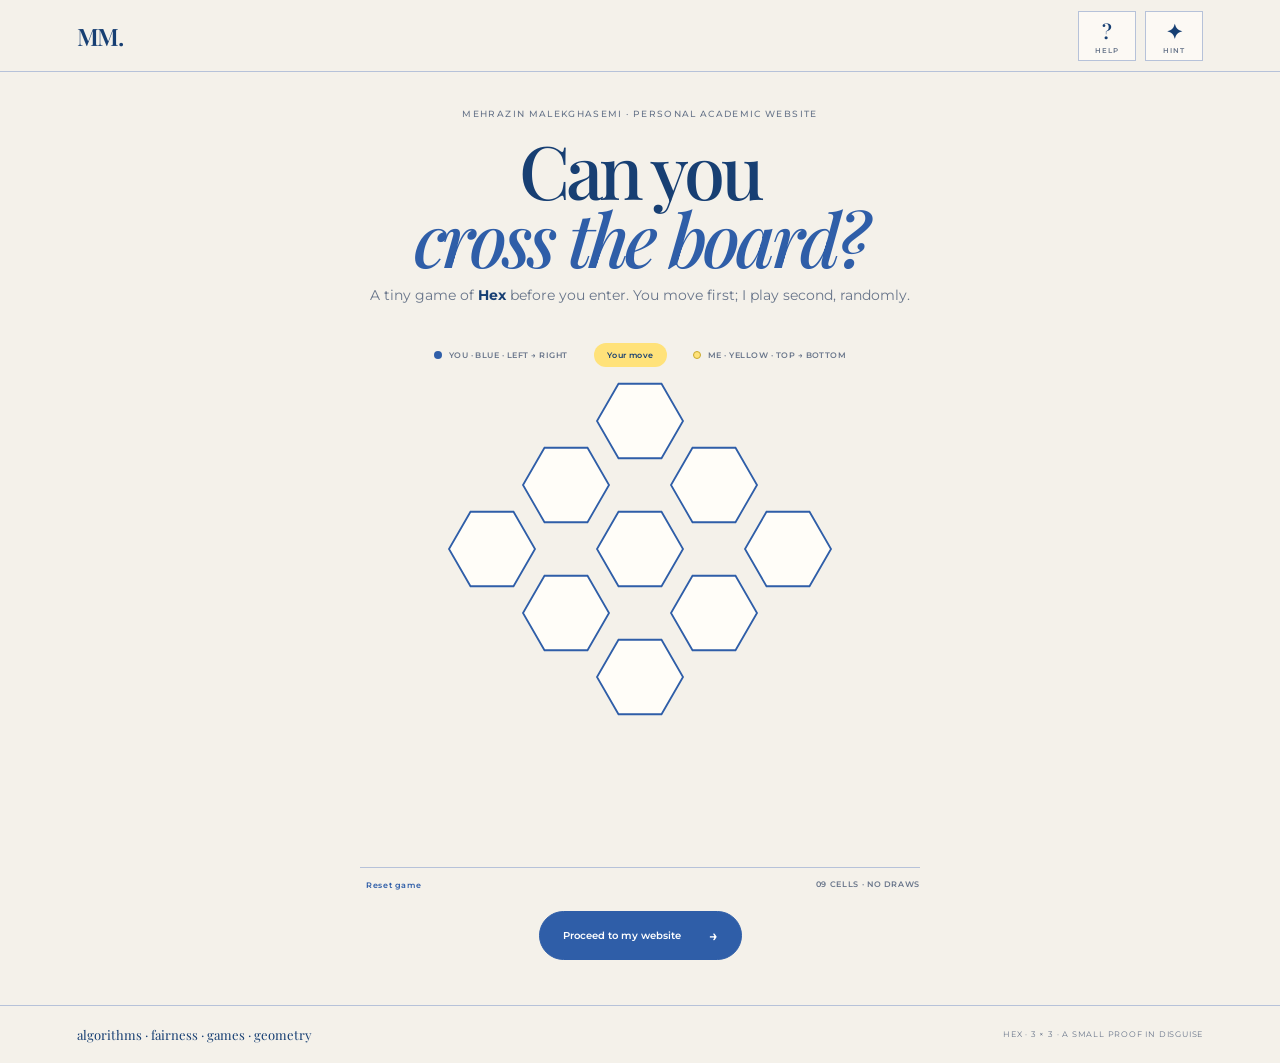
<file: index.html>
<!doctype html>
<html lang="en">
<head>
  <meta charset="utf-8">
  <meta name="viewport" content="width=device-width,initial-scale=1">
  <meta name="description" content="Mehrazin Malekghasemi — interactive academic website and Hex game.">
  <title>Mehrazin Malekghasemi — Hex</title>
  <link rel="preconnect" href="https://fonts.googleapis.com">
  <link rel="preconnect" href="https://fonts.gstatic.com" crossorigin>
  <link href="https://fonts.googleapis.com/css2?family=Montserrat:wght@400;500;600;700;800&family=Playfair+Display:ital,wght@0,500;0,600;1,500&display=swap" rel="stylesheet">
  <link rel="stylesheet" href="hex.css?v=20260912b">
</head>
<body>
  <div class="hex-noise"></div>

  <header class="topbar">
    <div class="topbar-mark">MM.</div>
    <div class="topbar-tools" aria-label="Game information">
      <button class="icon-button" id="help-toggle" type="button" aria-expanded="false" aria-controls="help-panel" title="How to play">
        <span>?</span><small>HELP</small>
      </button>
      <button class="icon-button" id="hint-toggle" type="button" aria-expanded="false" aria-controls="hint-panel" title="Hint">
        <span>✦</span><small>HINT</small>
      </button>
    </div>
  </header>

  <div class="info-panel" id="help-panel" aria-hidden="true">
    <div><span class="mini-label">HOW TO PLAY</span><p>You are <strong>blue</strong>. Click a white hexagon to claim it. Connect the blue sides from left to right before the computer connects yellow from top to bottom.</p></div>
    <button class="panel-close" data-close="help-panel" aria-label="Close help">×</button>
  </div>
  <div class="info-panel" id="hint-panel" aria-hidden="true">
    <div><span class="mini-label">HINT</span><p>Look for a move that creates two possible ways forward. The computer chooses its yellow cells randomly, so every round is different.</p></div>
    <button class="panel-close" data-close="hint-panel" aria-label="Close hint">×</button>
  </div>

  <main class="landing">
    <section class="intro">
      <div class="kicker">MEHRAZIN MALEKGHASEMI · PERSONAL ACADEMIC WEBSITE</div>
      <h1>Can you<br><em>cross the board?</em></h1>
      <p class="lead">A tiny game of <strong>Hex</strong> before you enter. You move first; I play second, randomly.</p>
    </section>

    <section class="game-area" aria-label="Hex game">
      <div class="game-meta">
        <span><i class="dot blue-dot"></i> YOU · BLUE · LEFT → RIGHT</span>
        <div id="status" class="status">Your move</div>
        <span><i class="dot yellow-dot"></i> ME · YELLOW · TOP → BOTTOM</span>
      </div>

      <div class="board-frame">
        <div id="board" class="board" aria-label="3 by 3 Hex board"></div>
      </div>

      <div class="game-controls">
        <button id="reset" class="text-button" type="button">Reset game</button>
        <span id="round">09 CELLS · NO DRAWS</span>
      </div>

      <a class="proceed-button" href="home.html">Proceed to my website <span>→</span></a>

      <section class="math-note" id="math-note" aria-hidden="true">
        <div class="math-kicker">THE MATHEMATICS BEHIND THE GAME</div>
        <p><strong>Why can Hex never draw?</strong> In a finished board, one player must have a connected path between their two opposite sides. This is a consequence of the topological idea behind <strong>Sperner’s lemma</strong>.</p>
        <a href="https://discretemath.imp.fu-berlin.de/DMII-2019-20/Sperner.pdf" target="_blank" rel="noreferrer">Read a reference on the Hex theorem ↗</a>
      </section>

      <div id="win-panel" class="win-panel" aria-live="polite">
        <div class="win-mark">✦</div>
        <div>
          <span class="mini-label">PATH FOUND</span>
          <h2 id="win-title">You made it.</h2>
          <p id="win-copy">Your blue path reached from left to right.</p>
        </div>
      </div>
    </section>
  </main>

  <footer>
    <span>algorithms · fairness · games · geometry</span>
    <span>HEX · 3 × 3 · A SMALL PROOF IN DISGUISE</span>
  </footer>

  <script src="hex.js?v=20260912b"></script>
</body>
</html>
</file>
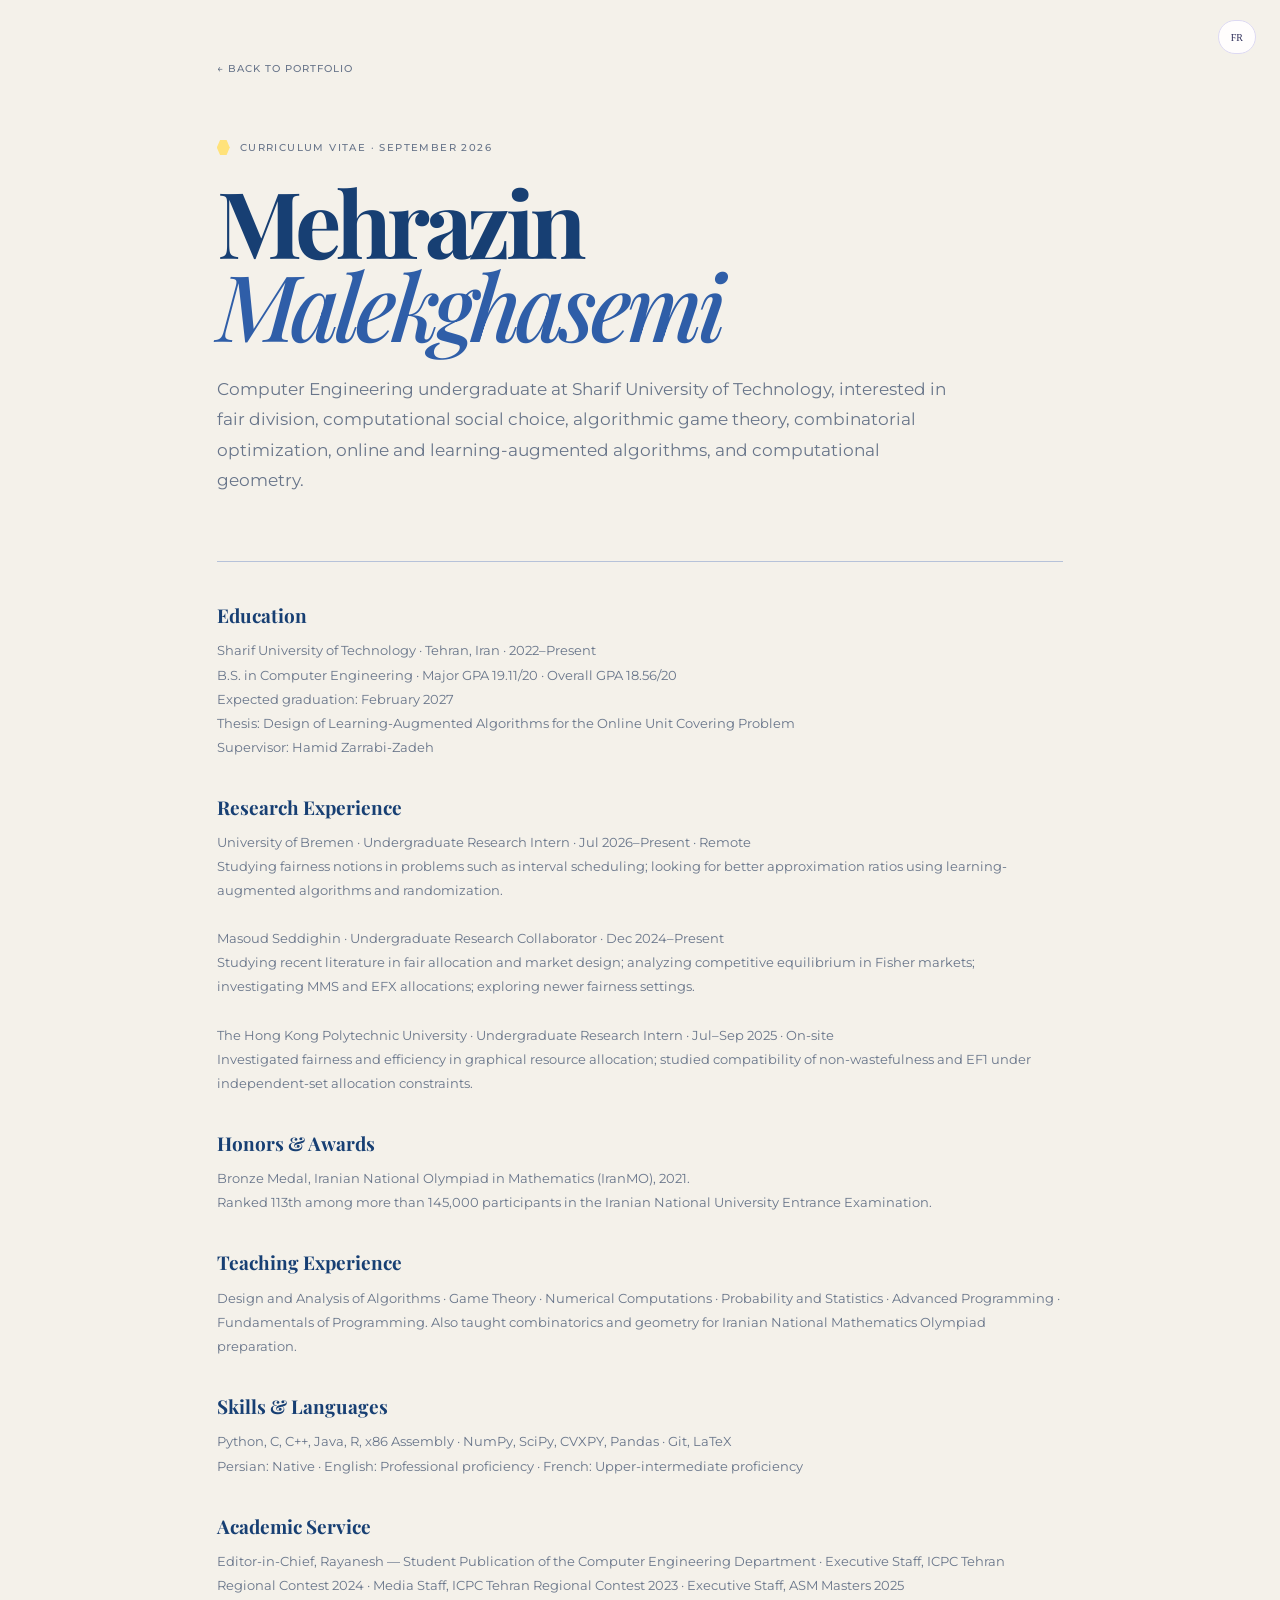
<file: cv.html>
<!doctype html><html lang="en"><head><meta charset="utf-8"><meta name="viewport" content="width=device-width,initial-scale=1"><title>CV — Mehrazin Malekghasemi</title><link rel="stylesheet" href="style.css"></head><body><div class="research-page cv-page"><a class="back" href="index.html" data-en="← Back to portfolio" data-fr="← Retour au portfolio">← Back to portfolio</a><div class="section-label">Curriculum Vitae · September 2026</div><h1>Mehrazin<br><em>Malekghasemi</em></h1><p class="lead" data-en="Computer Engineering undergraduate at Sharif University of Technology, interested in fair division, computational social choice, algorithmic game theory, combinatorial optimization, online and learning-augmented algorithms, and computational geometry." data-fr="Étudiante en génie informatique à l’Université de technologie de Sharif, intéressée par le partage équitable, le choix social computationnel, la théorie algorithmique des jeux, l’optimisation combinatoire, les algorithmes en ligne et augmentés par l’apprentissage, ainsi que la géométrie algorithmique.">Computer Engineering undergraduate at Sharif University of Technology, interested in fair division, computational social choice, algorithmic game theory, combinatorial optimization, online and learning-augmented algorithms, and computational geometry.</p><div class="cv-document"><h2 data-en="Education" data-fr="Formation">Education</h2><p data-en="Sharif University of Technology · Tehran, Iran · 2022–Present<br>B.S. in Computer Engineering · Major GPA 19.11/20 · Overall GPA 18.56/20<br>Expected graduation: February 2027<br>Thesis: Design of Learning-Augmented Algorithms for the Online Unit Covering Problem<br>Supervisor: Hamid Zarrabi-Zadeh" data-fr="Université de technologie de Sharif · Téhéran, Iran · 2022–Présent<br>Licence en génie informatique · Moyenne majeure 19,11/20 · Moyenne générale 18,56/20<br>Diplôme prévu : février 2027<br>Mémoire : Design of Learning-Augmented Algorithms for the Online Unit Covering Problem<br>Directeur : Hamid Zarrabi-Zadeh">Sharif University of Technology · Tehran, Iran · 2022–Present<br>B.S. in Computer Engineering · Major GPA 19.11/20 · Overall GPA 18.56/20<br>Expected graduation: February 2027<br>Thesis: Design of Learning-Augmented Algorithms for the Online Unit Covering Problem<br>Supervisor: Hamid Zarrabi-Zadeh</p><h2 data-en="Research Experience" data-fr="Expérience de recherche">Research Experience</h2><p data-en="University of Bremen · Undergraduate Research Intern · Jul 2026–Present · Remote<br>Studying fairness notions in problems such as interval scheduling; looking for better approximation ratios using learning-augmented algorithms and randomization.<br><br>Masoud Seddighin · Undergraduate Research Collaborator · Dec 2024–Present<br>Studying recent literature in fair allocation and market design; analyzing competitive equilibrium in Fisher markets; investigating MMS and EFX allocations; exploring newer fairness settings.<br><br>The Hong Kong Polytechnic University · Undergraduate Research Intern · Jul–Sep 2025 · On-site<br>Investigated fairness and efficiency in graphical resource allocation; studied compatibility of non-wastefulness and EF1 under independent-set allocation constraints." data-fr="Université de Brême · Stagiaire de recherche · Juil. 2026–Présent · À distance<br>Étude de notions d’équité dans des problèmes tels que l’ordonnancement d’intervalles ; recherche de meilleures garanties d’approximation avec des algorithmes augmentés par l’apprentissage et la randomisation.<br><br>Masoud Seddighin · Collaboratrice de recherche · Déc. 2024–Présent<br>Étude de la littérature récente sur le partage équitable et la conception de marchés ; analyse de l’équilibre compétitif dans les marchés de Fisher ; étude des allocations MMS et EFX ; exploration de nouvelles notions d’équité.<br><br>The Hong Kong Polytechnic University · Stagiaire de recherche · Juil.–Sept. 2025 · Sur place<br>Étude de l’équité et de l’efficacité dans l’allocation graphique de ressources ; compatibilité de la non-gaspillage et d’EF1 sous des contraintes d’allocation par ensembles indépendants.">University of Bremen · Undergraduate Research Intern · Jul 2026–Present · Remote<br>Studying fairness notions in problems such as interval scheduling; looking for better approximation ratios using learning-augmented algorithms and randomization.<br><br>Masoud Seddighin · Undergraduate Research Collaborator · Dec 2024–Present<br>Studying recent literature in fair allocation and market design; analyzing competitive equilibrium in Fisher markets; investigating MMS and EFX allocations; exploring newer fairness settings.<br><br>The Hong Kong Polytechnic University · Undergraduate Research Intern · Jul–Sep 2025 · On-site<br>Investigated fairness and efficiency in graphical resource allocation; studied compatibility of non-wastefulness and EF1 under independent-set allocation constraints.</p><h2 data-en="Honors & Awards" data-fr="Distinctions">Honors & Awards</h2><p data-en="Bronze Medal, Iranian National Olympiad in Mathematics (IranMO), 2021.<br>Ranked 113th among more than 145,000 participants in the Iranian National University Entrance Examination." data-fr="Médaille de bronze, Olympiade nationale iranienne de mathématiques (IranMO), 2021.<br>Classée 113e parmi plus de 145 000 participants à l’examen national d’entrée à l’université en Iran.">Bronze Medal, Iranian National Olympiad in Mathematics (IranMO), 2021.<br>Ranked 113th among more than 145,000 participants in the Iranian National University Entrance Examination.</p><h2 data-en="Teaching Experience" data-fr="Expérience d’enseignement">Teaching Experience</h2><p data-en="Design and Analysis of Algorithms · Game Theory · Numerical Computations · Probability and Statistics · Advanced Programming · Fundamentals of Programming. Also taught combinatorics and geometry for Iranian National Mathematics Olympiad preparation." data-fr="Conception et analyse d’algorithmes · Théorie des jeux · Calcul numérique · Probabilités et statistiques · Programmation avancée · Fondamentaux de la programmation. J’ai également enseigné la combinatoire et la géométrie dans le cadre de la préparation à l’Olympiade nationale iranienne de mathématiques.">Design and Analysis of Algorithms · Game Theory · Numerical Computations · Probability and Statistics · Advanced Programming · Fundamentals of Programming. Also taught combinatorics and geometry for Iranian National Mathematics Olympiad preparation.</p><h2 data-en="Skills & Languages" data-fr="Compétences & langues">Skills & Languages</h2><p data-en="Python, C, C++, Java, R, x86 Assembly · NumPy, SciPy, CVXPY, Pandas · Git, LaTeX<br>Persian: Native · English: Professional proficiency · French: Upper-intermediate proficiency" data-fr="Python, C, C++, Java, R, assembleur x86 · NumPy, SciPy, CVXPY, Pandas · Git, LaTeX<br>Persan : langue maternelle · Anglais : niveau professionnel · Français : niveau intermédiaire supérieur">Python, C, C++, Java, R, x86 Assembly · NumPy, SciPy, CVXPY, Pandas · Git, LaTeX<br>Persian: Native · English: Professional proficiency · French: Upper-intermediate proficiency</p><h2 data-en="Academic Service" data-fr="Engagement académique">Academic Service</h2><p data-en="Editor-in-Chief, Rayanesh — Student Publication of the Computer Engineering Department · Executive Staff, ICPC Tehran Regional Contest 2024 · Media Staff, ICPC Tehran Regional Contest 2023 · Executive Staff, ASM Masters 2025" data-fr="Rédactrice en chef, Rayanesh — publication étudiante du département de génie informatique · Équipe d’organisation, ICPC Tehran Regional Contest 2024 · Équipe média, ICPC Tehran Regional Contest 2023 · Équipe d’organisation, ASM Masters 2025">Editor-in-Chief, Rayanesh — Student Publication of the Computer Engineering Department · Executive Staff, ICPC Tehran Regional Contest 2024 · Media Staff, ICPC Tehran Regional Contest 2023 · Executive Staff, ASM Masters 2025</p></div></div><script src="script.js"></script></body></html>
</file>
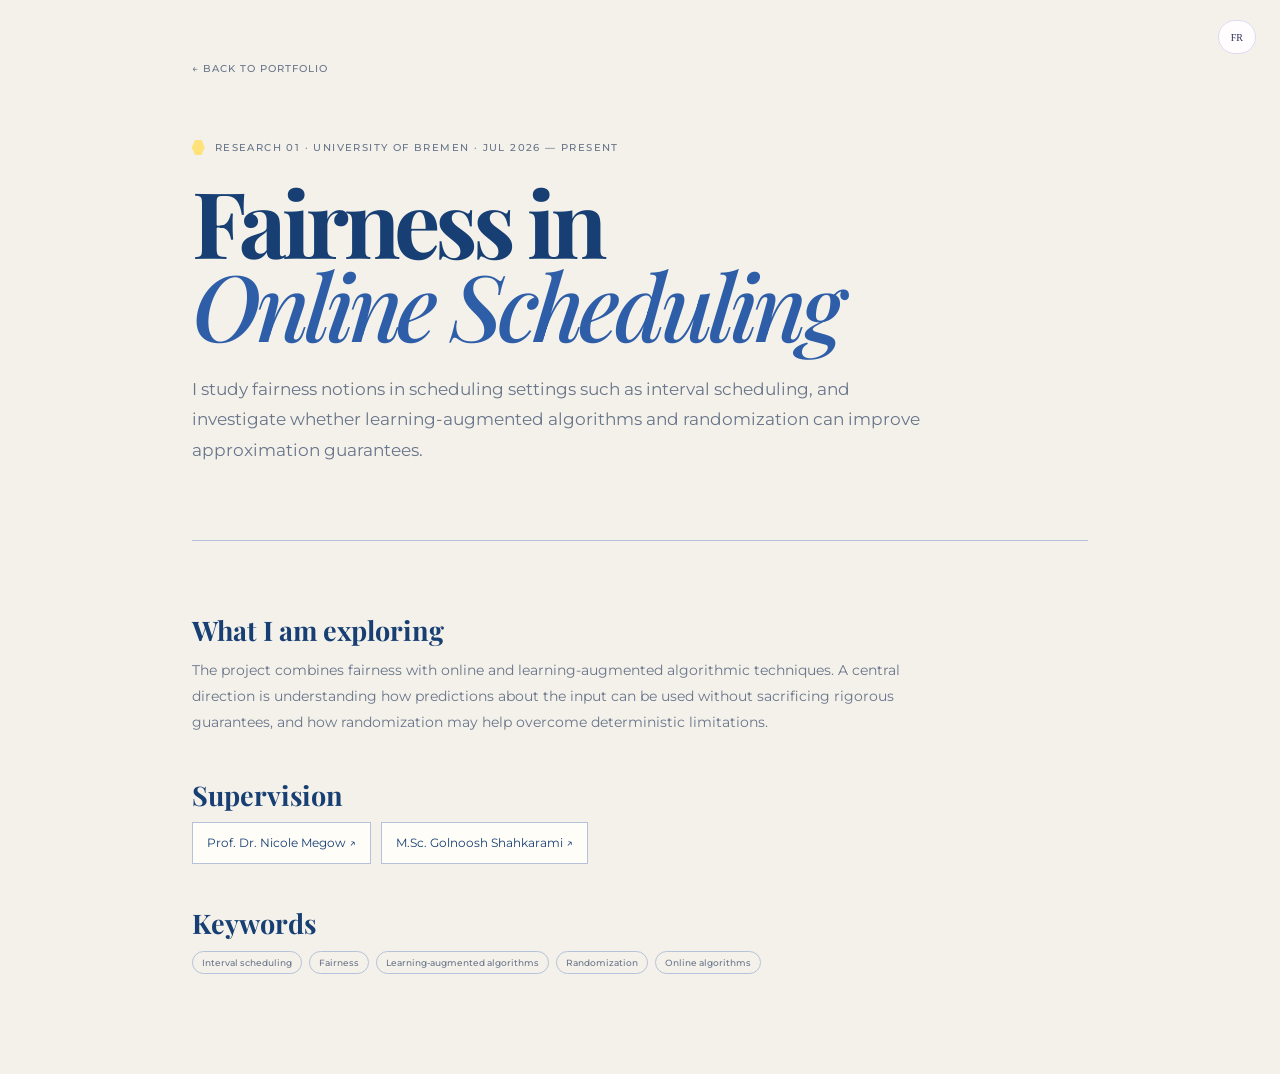
<file: research/bremen.html>
<!doctype html><html lang="en"><head><meta charset="utf-8"><meta name="viewport" content="width=device-width,initial-scale=1"><title>Fairness in Online Scheduling — Mehrazin</title><link rel="stylesheet" href="../style.css"></head><body><div class="research-page"><a class="back" href="../index.html" data-en="← Back to portfolio" data-fr="← Retour au portfolio">← Back to portfolio</a><div class="section-label" data-en="Research 01 · University of Bremen · Jul 2026 — Present" data-fr="Recherche 01 · Université de Brême · Juil. 2026 — Présent">Research 01 · University of Bremen · Jul 2026 — Present</div><h1 data-en="Fairness in<br><em>Online Scheduling</em>" data-fr="Équité dans<br><em>l’ordonnancement en ligne</em>">Fairness in<br><em>Online Scheduling</em></h1><p class="lead" data-en="I study fairness notions in scheduling settings such as interval scheduling, and investigate whether learning-augmented algorithms and randomization can improve approximation guarantees." data-fr="J’étudie des notions d’équité dans des problèmes d’ordonnancement comme l’ordonnancement d’intervalles, et j’examine si les algorithmes augmentés par l’apprentissage et la randomisation peuvent améliorer les garanties d’approximation.">I study fairness notions in scheduling settings such as interval scheduling, and investigate whether learning-augmented algorithms and randomization can improve approximation guarantees.</p><div class="research-detail"><h2 data-en="What I am exploring" data-fr="Ce que j’explore">What I am exploring</h2><p data-en="The project combines fairness with online and learning-augmented algorithmic techniques. A central direction is understanding how predictions about the input can be used without sacrificing rigorous guarantees, and how randomization may help overcome deterministic limitations." data-fr="Le projet combine équité et techniques algorithmiques en ligne et augmentées par l’apprentissage. Une direction centrale consiste à comprendre comment utiliser des prédictions sur l’entrée sans sacrifier des garanties rigoureuses, et comment la randomisation peut dépasser certaines limites déterministes.">The project combines fairness with online and learning-augmented algorithmic techniques. A central direction is understanding how predictions about the input can be used without sacrificing rigorous guarantees, and how randomization may help overcome deterministic limitations.</p><h2 data-en="Supervision" data-fr="Encadrement">Supervision</h2><div class="supervisors"><a href="https://www.uni-bremen.de/en/cslog/nmegow" target="_blank" rel="noreferrer">Prof. Dr. Nicole Megow ↗</a><a href="https://www.uni-bremen.de/en/cslog-1/team/msc-golnoosh-shahkarami" target="_blank" rel="noreferrer">M.Sc. Golnoosh Shahkarami ↗</a></div><h2 data-en="Keywords" data-fr="Mots-clés">Keywords</h2><div class="tags"><span>Interval scheduling</span><span>Fairness</span><span>Learning-augmented algorithms</span><span>Randomization</span><span>Online algorithms</span></div></div></div><script src="../script.js"></script></body></html>
</file>
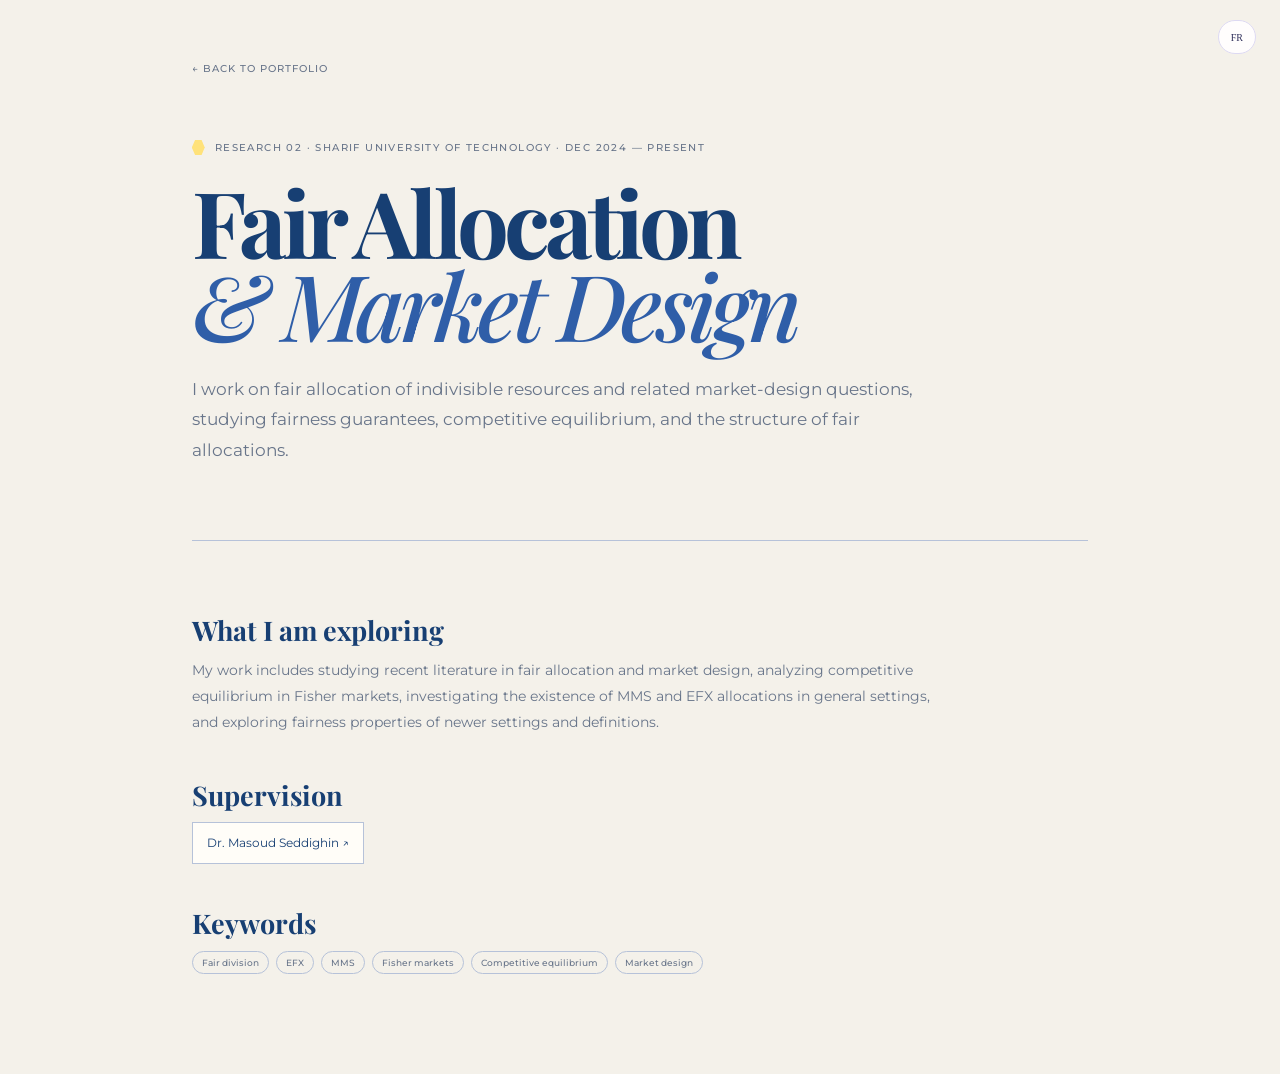
<file: research/fair-division.html>
<!doctype html><html lang="en"><head><meta charset="utf-8"><meta name="viewport" content="width=device-width,initial-scale=1"><title>Fair Allocation & Market Design — Mehrazin</title><link rel="stylesheet" href="../style.css"></head><body><div class="research-page"><a class="back" href="../index.html" data-en="← Back to portfolio" data-fr="← Retour au portfolio">← Back to portfolio</a><div class="section-label" data-en="Research 02 · Sharif University of Technology · Dec 2024 — Present" data-fr="Recherche 02 · Université de technologie de Sharif · Déc. 2024 — Présent">Research 02 · Sharif University of Technology · Dec 2024 — Present</div><h1 data-en="Fair Allocation<br><em>& Market Design</em>" data-fr="Partage équitable<br><em>& conception de marchés</em>">Fair Allocation<br><em>& Market Design</em></h1><p class="lead" data-en="I work on fair allocation of indivisible resources and related market-design questions, studying fairness guarantees, competitive equilibrium, and the structure of fair allocations." data-fr="Je travaille sur le partage équitable de ressources indivisibles et sur des questions connexes de conception de marchés, en étudiant les garanties d’équité, l’équilibre compétitif et la structure des allocations équitables.">I work on fair allocation of indivisible resources and related market-design questions, studying fairness guarantees, competitive equilibrium, and the structure of fair allocations.</p><div class="research-detail"><h2 data-en="What I am exploring" data-fr="Ce que j’explore">What I am exploring</h2><p data-en="My work includes studying recent literature in fair allocation and market design, analyzing competitive equilibrium in Fisher markets, investigating the existence of MMS and EFX allocations in general settings, and exploring fairness properties of newer settings and definitions." data-fr="Mes travaux comprennent l’étude de la littérature récente sur le partage équitable et la conception de marchés, l’analyse de l’équilibre compétitif dans les marchés de Fisher, l’étude de l’existence d’allocations MMS et EFX dans des cadres généraux, ainsi que l’exploration de nouvelles notions d’équité.">My work includes studying recent literature in fair allocation and market design, analyzing competitive equilibrium in Fisher markets, investigating the existence of MMS and EFX allocations in general settings, and exploring fairness properties of newer settings and definitions.</p><h2 data-en="Supervision" data-fr="Encadrement">Supervision</h2><div class="supervisors"><a href="https://sites.google.com/view/masoudseddighin/home" target="_blank" rel="noreferrer">Dr. Masoud Seddighin ↗</a></div><h2 data-en="Keywords" data-fr="Mots-clés">Keywords</h2><div class="tags"><span>Fair division</span><span>EFX</span><span>MMS</span><span>Fisher markets</span><span>Competitive equilibrium</span><span>Market design</span></div></div></div><script src="../script.js"></script></body></html>
</file>
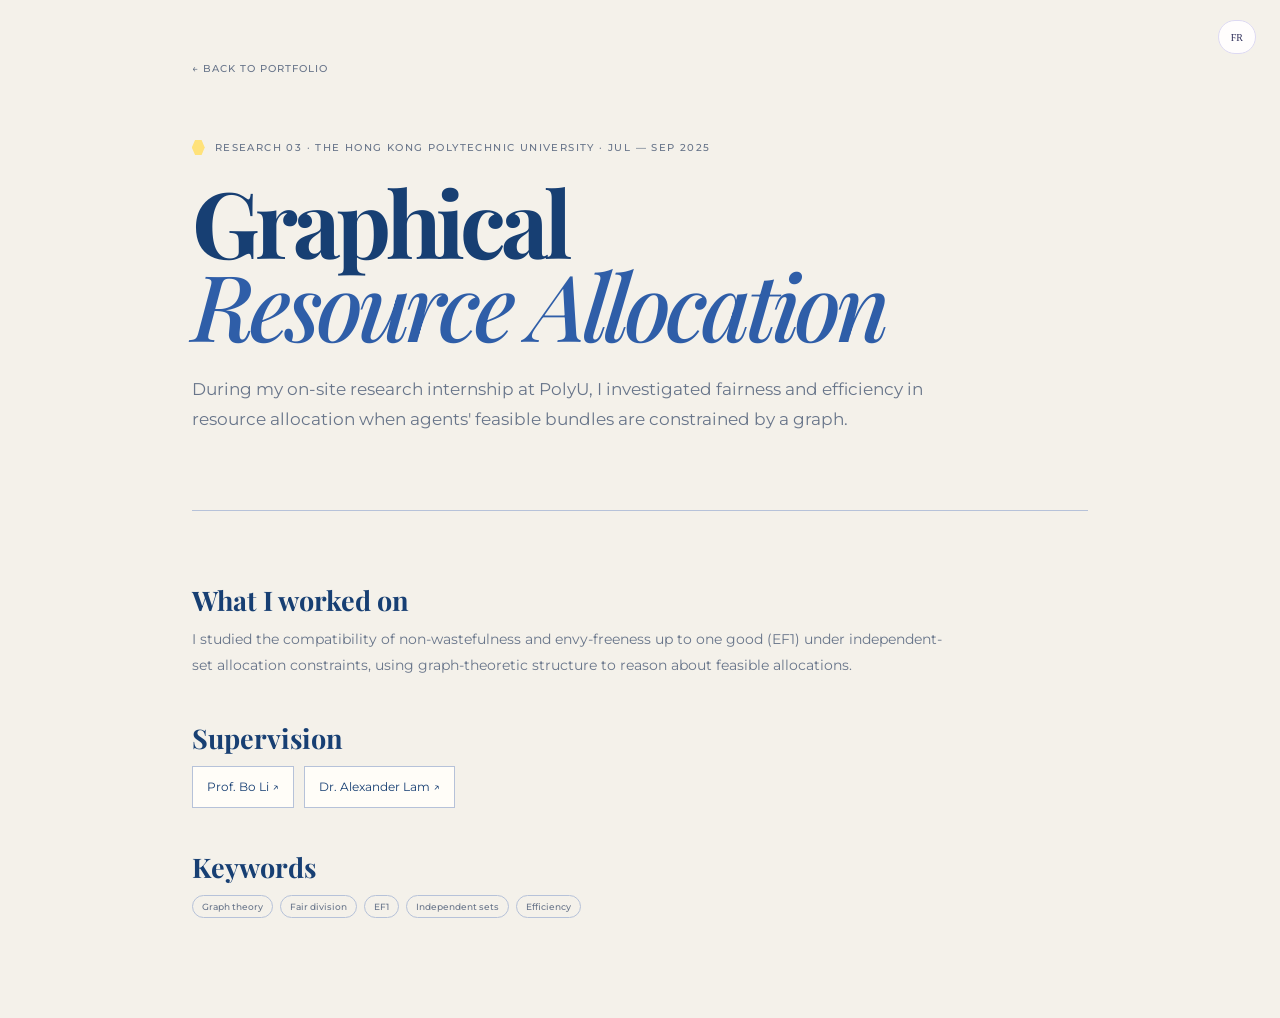
<file: research/polyu.html>
<!doctype html><html lang="en"><head><meta charset="utf-8"><meta name="viewport" content="width=device-width,initial-scale=1"><title>Graphical Resource Allocation — Mehrazin</title><link rel="stylesheet" href="../style.css"></head><body><div class="research-page"><a class="back" href="../index.html" data-en="← Back to portfolio" data-fr="← Retour au portfolio">← Back to portfolio</a><div class="section-label" data-en="Research 03 · The Hong Kong Polytechnic University · Jul — Sep 2025" data-fr="Recherche 03 · The Hong Kong Polytechnic University · Juil. — Sept. 2025">Research 03 · The Hong Kong Polytechnic University · Jul — Sep 2025</div><h1 data-en="Graphical<br><em>Resource Allocation</em>" data-fr="Allocation de ressources<br><em>avec contraintes de graphe</em>">Graphical<br><em>Resource Allocation</em></h1><p class="lead" data-en="During my on-site research internship at PolyU, I investigated fairness and efficiency in resource allocation when agents' feasible bundles are constrained by a graph." data-fr="Lors de mon stage de recherche sur place à PolyU, j’ai étudié l’équité et l’efficacité de l’allocation de ressources lorsque les ensembles réalisables des agents sont contraints par un graphe.">During my on-site research internship at PolyU, I investigated fairness and efficiency in resource allocation when agents' feasible bundles are constrained by a graph.</p><div class="research-detail"><h2 data-en="What I worked on" data-fr="Ce sur quoi j’ai travaillé">What I worked on</h2><p data-en="I studied the compatibility of non-wastefulness and envy-freeness up to one good (EF1) under independent-set allocation constraints, using graph-theoretic structure to reason about feasible allocations." data-fr="J’ai étudié la compatibilité entre la non-gaspillage et l’absence d’envie jusqu’à un bien (EF1) sous des contraintes d’allocation par ensembles indépendants, en utilisant la structure de la théorie des graphes pour raisonner sur les allocations réalisables.">I studied the compatibility of non-wastefulness and envy-freeness up to one good (EF1) under independent-set allocation constraints, using graph-theoretic structure to reason about feasible allocations.</p><h2 data-en="Supervision" data-fr="Encadrement">Supervision</h2><div class="supervisors"><a href="https://www.polyu.edu.hk/comp/people/academic-staff/prof-li-bo/?sc_lang=en" target="_blank" rel="noreferrer">Prof. Bo Li ↗</a><a href="https://www.polyu.edu.hk/comp/people/academic-staff/dr-lam-alexander/?sc_lang=en" target="_blank" rel="noreferrer">Dr. Alexander Lam ↗</a></div><h2 data-en="Keywords" data-fr="Mots-clés">Keywords</h2><div class="tags"><span>Graph theory</span><span>Fair division</span><span>EF1</span><span>Independent sets</span><span>Efficiency</span></div></div></div><script src="../script.js"></script></body></html>
</file>
<file: hex.css>
:root{--bg:#f4f1ea;--ink:#173f73;--muted:#68758a;--line:#b6c2d9;--yellow:#ffe27a;--blue:#2f5ea8;--card:#fffdf8}*{box-sizing:border-box}html,body{margin:0;min-height:100%;background:var(--bg);color:var(--ink)}body{font-family:"Montserrat",Arial,sans-serif;overflow-x:hidden}.hex-noise{position:fixed;inset:0;pointer-events:none;opacity:.025;z-index:5}.topbar{height:72px;padding:0 6vw;display:flex;align-items:center;justify-content:space-between;border-bottom:1px solid var(--line);position:relative;z-index:10}.topbar-mark{font:600 24px "Playfair Display",serif;letter-spacing:-.06em}.topbar-tools{display:flex;gap:9px}.icon-button{width:58px;height:50px;border:1px solid var(--line);background:rgba(255,253,248,.7);color:var(--ink);display:flex;flex-direction:column;align-items:center;justify-content:center;gap:2px;cursor:pointer;transition:.2s}.icon-button span{font:600 20px "Playfair Display",serif}.icon-button small{font:600 7px "Montserrat";letter-spacing:.13em;color:var(--muted)}.icon-button:hover,.icon-button[aria-expanded=true]{background:var(--yellow);border-color:var(--yellow)}.info-panel{position:fixed;top:84px;right:6vw;width:min(390px,calc(100vw - 40px));padding:17px 19px;background:rgba(255,253,248,.98);border:1px solid var(--line);box-shadow:0 15px 45px rgba(23,63,115,.13);z-index:9;display:none;gap:15px}.info-panel.open{display:flex}.info-panel p{margin:7px 0 0;font-size:11px;line-height:1.65;color:var(--muted)}.info-panel strong{color:var(--ink)}.panel-close{margin-left:auto;border:0;background:none;font-size:22px;color:var(--muted);cursor:pointer}.mini-label{font:600 8px "Montserrat";letter-spacing:.14em;text-transform:uppercase;color:var(--muted)}.landing{min-height:calc(100vh - 130px);display:flex;flex-direction:column;align-items:center;padding:4vh 20px 5vh}.intro{text-align:center;max-width:720px}.kicker{font:500 9px "Montserrat";letter-spacing:.15em;text-transform:uppercase;color:var(--muted)}h1{font:500 clamp(48px,6vw,74px)/.92 "Playfair Display",Georgia,serif;letter-spacing:-.055em;margin:17px 0 12px}h1 em{color:var(--blue)}.lead{margin:0 auto;color:var(--muted);font-size:14px;line-height:1.6}.lead strong{color:var(--ink)}.game-area{width:min(760px,100%);margin-top:36px;display:flex;flex-direction:column;align-items:center}.game-meta{display:flex;align-items:center;justify-content:center;gap:26px;color:var(--muted);font:600 8px "Montserrat";letter-spacing:.06em}.game-meta span{display:flex;align-items:center;gap:7px}.dot{width:8px;height:8px;border-radius:50%}.blue-dot{background:var(--blue)}.yellow-dot{background:var(--yellow);border:1px solid #c8a92f}.status{padding:7px 13px;background:var(--yellow);border-radius:999px;color:var(--ink);white-space:nowrap}.board-frame{width:min(650px,96vw);height:500px;display:flex;align-items:center;justify-content:center;position:relative}.board{width:min(600px,94vw);height:430px;margin-top:78px}.hex-svg{display:block;width:100%;height:100%;overflow:visible}.hex-cell{outline:none;cursor:pointer}.hex-tile{fill:var(--card);stroke:var(--blue);stroke-width:1.8;vector-effect:non-scaling-stroke;transition:.16s}.hex-cell:hover:not(.occupied) .hex-tile,.hex-cell:focus-visible:not(.occupied) .hex-tile{fill:#f8f6f0;stroke:var(--ink);filter:drop-shadow(0 3px 4px rgba(23,63,115,.14))}.hex-cell.blue .hex-tile{fill:var(--blue);stroke:var(--ink)}.hex-cell.yellow .hex-tile{fill:var(--yellow);stroke:#b89a27}.hex-cell.winning .hex-tile{stroke-width:3;filter:drop-shadow(0 0 6px rgba(23,63,115,.3))}.hex-cell.blue.winning .hex-tile{fill:var(--ink)}.hex-cell.yellow.winning .hex-tile{fill:#d0ae38}.side-label,.blue-left,.blue-right,.yellow-top,.yellow-bottom{display:none!important}.game-controls{width:min(560px,90vw);display:flex;justify-content:space-between;border-top:1px solid var(--line);padding-top:11px;color:var(--muted);font:600 8px "Montserrat";letter-spacing:.08em}.text-button{border:0;background:none;color:var(--blue);cursor:pointer;font:600 8px "Montserrat";letter-spacing:.08em}.proceed-button{margin-top:20px;display:inline-flex;align-items:center;gap:28px;padding:14px 23px;border:1px solid var(--blue);background:var(--blue);color:white;text-decoration:none;font:600 10px "Montserrat";border-radius:999px;transition:.2s}.proceed-button:hover{background:var(--ink);transform:translateY(-2px)}.proceed-button span{font-size:15px}.math-note{display:none;width:min(650px,92vw);margin-top:22px;padding:18px 21px;border:1px solid var(--line);background:rgba(255,253,248,.75)}.math-note.show{display:block}.math-kicker{font:600 8px "Montserrat";letter-spacing:.14em;color:var(--blue)}.math-note p{margin:8px 0;font-size:11px;line-height:1.7;color:var(--muted)}.math-note a{font-size:10px;color:var(--blue)}.win-panel{display:none;position:absolute;z-index:4;padding:18px 24px;background:rgba(244,241,234,.97);border:1px solid var(--line);align-items:center;gap:14px}.win-panel.show{display:flex}.win-mark{font-size:28px}.win-panel h2{font:500 30px "Playfair Display";margin:3px 0}.win-panel p{font-size:10px;color:var(--muted);margin:0}footer{border-top:1px solid var(--line);min-height:58px;padding:0 6vw;display:flex;align-items:center;justify-content:space-between;color:var(--muted);font:8px "Montserrat";letter-spacing:.1em}footer span:first-child{font-family:"Playfair Display";font-size:13px;color:var(--ink);letter-spacing:0}@media(max-width:650px){.topbar{padding:0 20px}.landing{padding:32px 12px 42px}.game-meta{gap:9px;font-size:7px}.game-meta span{max-width:125px;text-align:center}.board-frame{height:410px}.board{height:350px;margin-top:58px}.game-controls{width:94vw}.info-panel{right:20px}.lead{font-size:13px}footer{padding:12px 20px;flex-direction:column;gap:7px;justify-content:center}}
</file>
<file: style.css>
@import url('https://fonts.googleapis.com/css2?family=Montserrat:wght@400;500;600;700;800&family=Playfair+Display:ital,wght@0,500;0,600;1,500&display=swap');:root{--bg:#f4f1ea;--card:#fffdf8;--ink:#173f73;--blue:#2f5ea8;--muted:#68758a;--line:#b6c2d9;--yellow:#ffe27a;--shadow:0 18px 50px rgba(23,63,115,.10)}*{box-sizing:border-box}html{scroll-behavior:smooth}body{margin:0;background:var(--bg);color:var(--ink);font-family:"Montserrat",Arial,sans-serif;line-height:1.5}a{color:inherit}button{font:inherit}.noise{position:fixed;inset:0;pointer-events:none;z-index:100;opacity:.018;background-image:url("data:image/svg+xml,%3Csvg xmlns='http://www.w3.org/2000/svg' width='120' height='120'%3E%3Cfilter id='n'%3E%3CfeTurbulence type='fractalNoise' baseFrequency='.75' numOctaves='2' stitchTiles='stitch'/%3E%3C/filter%3E%3Crect width='100%25' height='100%25' filter='url(%23n)'/%3E%3C/svg%3E")}.section-label{display:flex;align-items:center;gap:10px;color:var(--muted);font:500 10px/1 "Montserrat",sans-serif;letter-spacing:.14em;text-transform:uppercase}.section-label:before{content:"";width:13px;height:15px;flex:none;background:var(--yellow);clip-path:polygon(25% 0,75% 0,100% 50%,75% 100%,25% 100%,0 50%)}.tags{display:flex;flex-wrap:wrap;gap:7px}.tags span{padding:6px 9px;border:1px solid var(--line);border-radius:999px;color:var(--muted);font:500 9px/1 "Montserrat",sans-serif}.research-page{width:min(1050px,100%);min-height:100vh;margin:0 auto;padding:55px 6vw 100px}.research-page .back{display:inline-block;margin-bottom:65px;color:var(--muted);text-decoration:none;font:500 10px "Montserrat",sans-serif;letter-spacing:.1em;text-transform:uppercase}.research-page h1{font-family:"Playfair Display",Georgia,serif;margin:25px 0 28px;font-size:clamp(52px,8vw,92px);line-height:.9;letter-spacing:-.055em}.research-page h1 em{font-family:"Playfair Display",Georgia,serif;font-weight:500;color:var(--blue)}.research-page>.lead{max-width:750px;margin:0;color:var(--muted);font-size:17px;line-height:1.8}.research-detail{margin-top:75px;padding-top:30px;border-top:1px solid var(--line)}.research-detail h2{font-family:"Playfair Display",Georgia,serif;margin:45px 0 12px;font-size:27px;line-height:1.1}.research-detail p{max-width:760px;margin:0;color:var(--muted);font-size:14px;line-height:1.85}.supervisors{display:flex;flex-wrap:wrap;gap:10px}.supervisors a{padding:11px 14px;background:var(--card);border:1px solid var(--line);text-decoration:none;font-size:12px}.cv-page{max-width:1000px}.cv-document{margin-top:65px;padding-top:5px;border-top:1px solid var(--line)}.cv-document h2{font-family:"Playfair Display",Georgia,serif;margin:34px 0 9px;font-size:19px}.cv-document p{max-width:850px;margin:0;color:var(--muted);font-size:13px;line-height:1.85}.hex-home{background:var(--bg);overflow-x:hidden}.hex-nav{position:sticky;top:0;z-index:40;height:72px;display:flex;align-items:center;justify-content:space-between;padding:0 5vw;background:rgba(244,241,234,.94);border-bottom:1px solid var(--line);backdrop-filter:blur(14px)}.hex-brand{font-family:"Playfair Display",Georgia,serif;font-size:22px;font-weight:600;letter-spacing:-.07em;text-decoration:none}.hex-brand span{color:var(--blue)}.hex-nav nav{display:flex;gap:25px}.hex-nav nav a{color:var(--muted);font:500 9px "Montserrat",sans-serif;letter-spacing:.1em;text-decoration:none;text-transform:uppercase}.nav-tools{display:flex;gap:6px}.nav-tools button{width:35px;height:30px;background:transparent;border:1px solid var(--line);color:var(--blue);cursor:pointer;font:500 9px "Montserrat",sans-serif}.hex-hero{position:relative;display:flex;justify-content:center;align-items:center;min-height:calc(100vh - 72px);padding:50px 5vw 70px;overflow:hidden}.hex-hero:before{content:"";position:absolute;left:-250px;top:8%;width:470px;height:540px;border:1px solid var(--line);opacity:.42;clip-path:polygon(25% 0,75% 0,100% 50%,75% 100%,25% 100%,0 50%);transform:rotate(9deg)}.hex-hero:after{content:"";position:absolute;right:-180px;bottom:-170px;width:380px;height:430px;background:rgba(47,94,168,.045);clip-path:polygon(25% 0,75% 0,100% 50%,75% 100%,25% 100%,0 50%);transform:rotate(8deg)}.hex-hero-copy{display:none}.honeycomb{position:relative;width:660px;height:825px;max-width:92vw;flex:none}.hex-lines{position:absolute;inset:0;pointer-events:none}.menu-hex,.profile-hex{position:absolute;width:245px;height:282px;clip-path:polygon(25% 0,75% 0,100% 50%,75% 100%,25% 100%,0 50%)}.menu-hex{display:flex;flex-direction:column;align-items:center;justify-content:center;text-align:center;text-decoration:none;isolation:isolate;filter:drop-shadow(0 1px 0 rgba(23,63,115,.18));transition:transform .2s,filter .2s}.menu-hex:before{content:"";position:absolute;inset:0;background:var(--hex-fill,var(--card));clip-path:inherit;z-index:-2}.menu-hex:after{content:"";position:absolute;inset:5px;background:var(--hex-inner,var(--card));clip-path:inherit;z-index:-1}.menu-hex:hover{z-index:8;transform:translateY(-4px);filter:drop-shadow(0 12px 22px rgba(23,63,115,.16))}.menu-hex strong{font-size:25px;letter-spacing:-.05em}.menu-hex small{max-width:165px;margin-top:8px;color:var(--muted);font:11px/1.5 "Montserrat",sans-serif}.menu-hex i{margin-top:16px;color:var(--blue);font-size:23px;font-style:normal}.hex-number{position:absolute;top:72px;color:var(--blue);font:500 10px "Montserrat",sans-serif}.research-hex{left:207px;top:0;--hex-fill:#6f92c5;--hex-inner:#eaf1fb}.cv-hex{left:0;top:141px;--hex-fill:#d2ae45;--hex-inner:#fff4c6}.about-hex{left:415px;top:141px;--hex-fill:#8099bd;--hex-inner:#edf1f7}.thesis-hex{left:0;top:423px;--hex-fill:#607fab;--hex-inner:#e7edf6}.contact-hex{left:415px;top:423px;--hex-fill:#ce986c;--hex-inner:#f8e7d9}.misc-hex{left:207px;top:564px;--hex-fill:#9b987f;--hex-inner:#eeece4}.profile-hex{left:207px;top:282px;z-index:5;display:flex;flex-direction:column;align-items:center;justify-content:flex-start;text-align:center;padding-top:30px;background:var(--blue);filter:drop-shadow(0 9px 16px rgba(23,63,115,.13))}.profile-hex:before{content:"";position:absolute;inset:5px;background:var(--card);clip-path:inherit;z-index:-1}.profile-hex-photo{position:relative;width:104px;height:118px;overflow:hidden;background:var(--line);clip-path:inherit}.profile-hex-photo img{width:100%;height:100%;display:block;object-fit:cover}.profile-hex-photo span{display:none}.profile-hex-name{font-family:"Playfair Display",Georgia,serif;margin-top:13px;font-size:22px;font-weight:600;line-height:1;letter-spacing:-.055em}.profile-hex-role{display:flex;align-items:center;gap:6px;margin-top:9px;color:var(--muted);font:500 8px "Montserrat",sans-serif;text-transform:uppercase}.live-dot{width:6px;height:6px;background:var(--yellow);clip-path:polygon(25% 0,75% 0,100% 50%,75% 100%,25% 100%,0 50%)}.profile-hex-school{max-width:170px;margin-top:9px;color:var(--muted);font:9px/1.4 "Montserrat",sans-serif}.hex-side-note{position:absolute;left:5vw;right:5vw;bottom:25px;z-index:3;display:flex;justify-content:space-between;color:var(--muted);font:8px "Montserrat",sans-serif;letter-spacing:.1em}.interest-strip{display:flex;justify-content:center;flex-wrap:wrap;gap:16px;padding:14px 5vw;border-top:1px solid var(--line);border-bottom:1px solid var(--line);color:var(--muted);font:8px "Montserrat",sans-serif}.interest-strip b{color:var(--yellow);font-size:6px}.section{padding:100px 5vw}.section-intro{display:grid;grid-template-columns:1fr 1fr;gap:8vw;align-items:end;margin:30px 0 48px}.section-intro h2{font-family:"Playfair Display",Georgia,serif;margin:0;font-size:clamp(38px,5vw,68px);line-height:.95;letter-spacing:-.045em}.section-intro h2 span{color:var(--muted)}.section-intro p{max-width:510px;margin:0;color:var(--muted);font-size:13px;line-height:1.85}.research-grid{display:grid;grid-template-columns:repeat(3,minmax(0,1fr));gap:16px}.research-card{min-height:390px;display:flex;flex-direction:column;padding:28px;background:var(--card);border:1px solid var(--line);text-decoration:none;transition:.2s;clip-path:polygon(18px 0,calc(100% - 18px) 0,100% 18px,100% calc(100% - 18px),calc(100% - 18px) 100%,18px 100%,0 calc(100% - 18px),0 18px)}.research-card:hover{transform:translateY(-6px);box-shadow:var(--shadow)}.card-top{display:flex;justify-content:space-between;color:var(--muted);font:9px "Montserrat",sans-serif}.research-card h3{font-family:"Playfair Display",Georgia,serif;margin:auto 0 17px;font-size:29px;line-height:.98}.research-card p{margin:0;color:var(--muted);font-size:12px;line-height:1.7}.research-card .tags{margin-top:18px}.open-research{margin-top:18px;color:var(--blue);font:500 9px "Montserrat",sans-serif}.thesis-section{padding-top:25px}.thesis-card{display:grid;grid-template-columns:70px 1fr;gap:25px;padding:38px;background:var(--card);border:1px solid var(--line)}.thesis-mark{color:var(--blue);font-size:45px}.mini-label{color:var(--muted);font:500 9px "Montserrat",sans-serif;letter-spacing:.12em}.thesis-card h2{font-family:"Playfair Display",Georgia,serif;margin:11px 0;font-size:31px;line-height:1.05}.thesis-card h2 em{font-family:"Playfair Display",Georgia,serif;color:var(--blue);font-weight:500}.thesis-card p{max-width:760px;color:var(--muted);font-size:13px;line-height:1.8}.thesis-meta{display:flex;gap:12px;margin-top:20px;font:9px "Montserrat",sans-serif}.interest-map{margin-top:35px;padding:20px;background:var(--card);border:1px solid var(--line)}.interest-map svg{display:block;width:100%;height:auto}.interest-map .links line{stroke:var(--line);stroke-width:1}.interest-map .nodes circle{fill:var(--card);stroke:var(--blue);stroke-width:1.5}.interest-map .nodes a:hover circle{fill:var(--yellow)}.interest-map text{fill:var(--ink);font:500 10px "Montserrat",sans-serif;text-anchor:middle}.about-grid{display:grid;grid-template-columns:.8fr 1.2fr;gap:10vw}.about-grid h2{font-family:"Playfair Display",Georgia,serif;margin:0;font-size:clamp(38px,5vw,60px);line-height:.95}.about-grid p{max-width:650px;margin:0 0 20px;color:var(--muted);font-size:14px;line-height:1.9}.photo-grid{display:grid;grid-template-columns:repeat(4,minmax(0,1fr));gap:12px;margin-top:38px}.photo-placeholder-card{min-height:190px;display:flex;align-items:flex-end;padding:15px;background:var(--card);border:1px solid var(--line);color:var(--muted);font:8px "Montserrat",sans-serif}.photo-placeholder-card.tall{min-height:250px}.contact{padding:110px 5vw 45px;background:var(--ink);color:#f4f1ea}.contact .section-label{color:#b9c7db}.contact h2{font-family:"Playfair Display",Georgia,serif;margin:30px 0 25px;font-size:clamp(48px,7vw,82px);line-height:.92}.contact h2 em{font-family:"Playfair Display",Georgia,serif;font-weight:500;color:var(--yellow)}.contact p{max-width:680px;color:#c4cfdd;font-size:14px;line-height:1.8}.mail{display:inline-block;margin-top:15px;color:var(--yellow);font:500 12px "Montserrat",sans-serif}.footer-links{display:flex;justify-content:space-between;gap:20px;margin-top:95px;padding-top:18px;border-top:1px solid rgba(255,255,255,.22);color:#b9c7db;font:8px "Montserrat",sans-serif}@media(max-width:1050px){.honeycomb{transform:scale(.82);transform-origin:center}.hex-nav nav{gap:14px}.research-grid{grid-template-columns:1fr}.section-intro{gap:5vw}}@media(max-width:720px){.hex-nav{height:62px;padding:0 20px}.hex-nav nav{display:none}.hex-hero{min-height:calc(100vh - 62px);padding:25px 5px 60px}.honeycomb{width:660px;height:825px;transform:scale(.60);transform-origin:center top;margin-bottom:-300px}.hex-side-note{left:20px;right:20px;bottom:15px}.hex-side-note span:last-child{display:none}.section{padding:75px 20px}.section-intro,.about-grid{grid-template-columns:1fr;gap:25px}.thesis-card{grid-template-columns:1fr}.photo-grid{grid-template-columns:1fr 1fr}.footer-links{flex-direction:column;margin-top:60px}.contact{padding:80px 20px 35px}}
</file>
